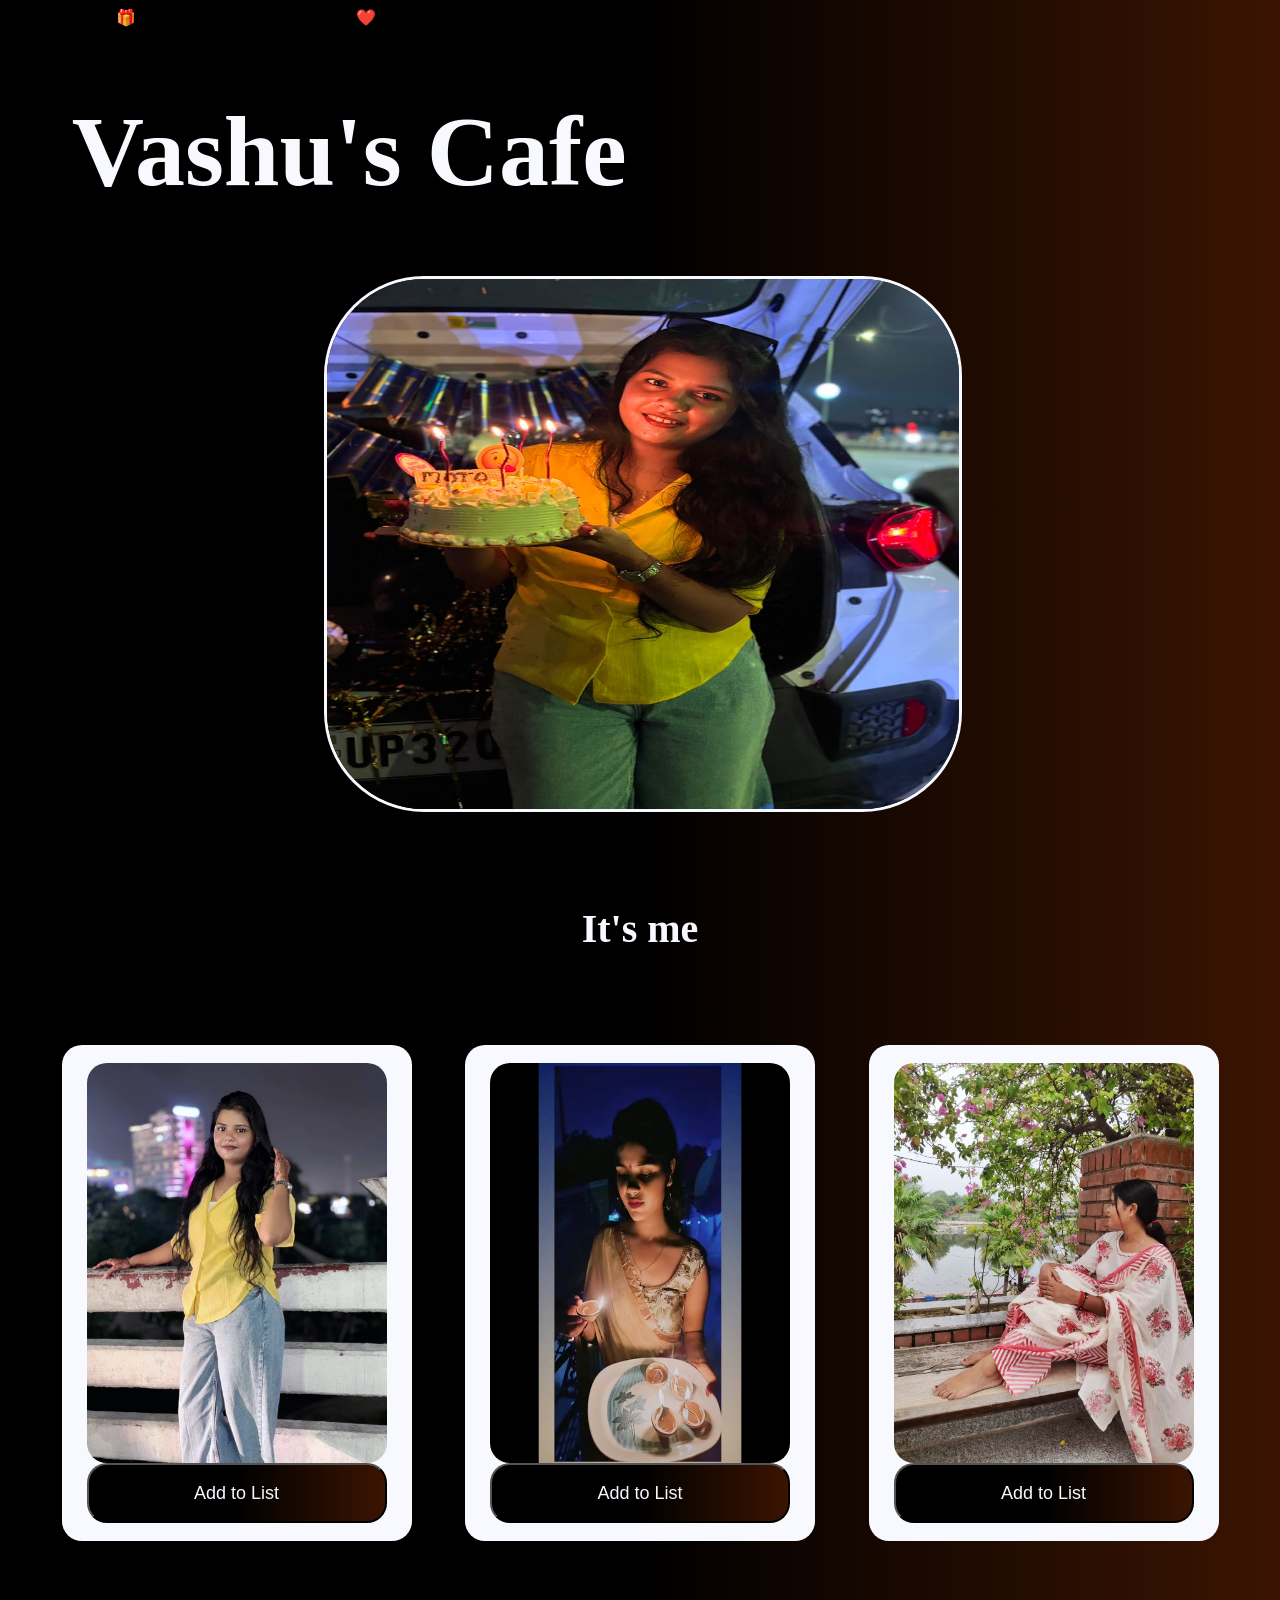
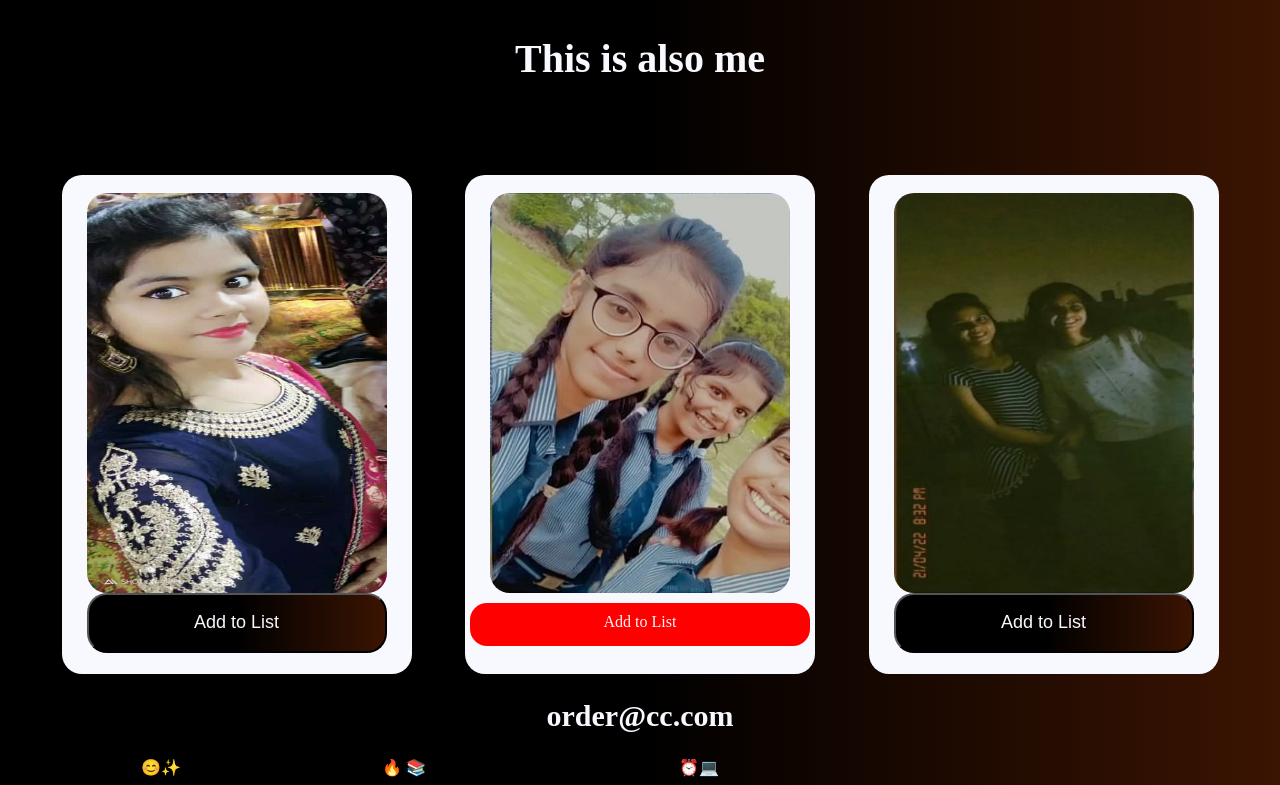
<file: index.html>
Hello everyone! 🎁

This is a small gift from Bharani. ❤️

<!DOCTYPE html>
<html>
<head>
    <title>Our Webpage</title>
    <style>
        body{
            background: linear-gradient(to left , rgb(59, 20, 2), black,black);
        }
        h1{
            transition: 2s all ease-in-out;
            color: ghostwhite;
           margin-left: 2%;
            font-size: 100px;
            text-align: center;
            width: 50%;
        }
        body:hover h1{
            margin-left: 25%;
        }
        h6{
            color: ghostwhite;
            text-align: center;
            font-size: 40px;
        }
        img{
            width: 50%;
            height: 530px;
            margin-left: 25%;
            border: 3px ghostwhite solid;
            border-radius: 100px;
        }
       .medium{
        transition: 0.5s all ease-in-out;
            background-color: ghostwhite;
            width: 350px;
            text-align: center;
             border-radius: 20px;
        }
       .medium img{
            width: 300px;
            height: 400px;
            margin-left: 0%;
            border: 0px ghostwhite solid;
            border-radius: 20px;
        }
        .medium button{
            width: 300px;
            height: 60px;
            background: linear-gradient(to left , rgb(59, 20, 2), black,black);
            color: ghostwhite;
            font-size: large;
             border-radius: 20px;
        }
        .Main{
            
            display: flex;
            justify-content: space-evenly;
        }
        h2{
            text-align: center;
            color: ghostwhite;
            font-size: 30px;
        }
        .medium:hover{
            transform: translateY(-30px);
        }
        .btn{
            display: inline-block;
            padding: 10px 20px;
            font-size: 16px;
            color: ghostwhite;
            background-color: red;
            border: none;
            border-radius: 17px;
            text-decoration: none;
            cursor: pointer;
            width: 300px;
            height: 23px;
            margin-left: 0;
            margin-right: 0;
            margin-top: 10px;
            margin-bottom: 10px;
        }
       
        
    </style>
</head>

<body>
    <h1>Vashu's Cafe</h1>
    <img src="jjj.jpeg" alt="Main Image here">
    <h6>It's me</h6>
    <div class="Main">
        <div class="medium">
        <br>
        <img src="jjjj.jpeg" alt="">
        <button>Add to List</button>
         <br> <br>
    </div>
    <div class="medium">
        <br>
        <img src="jj.jpeg" alt="">
        <button>Add to List</button>
         <br> <br>
    </div>
    <div class="medium">
        <br>
        <img src="jjjjj.jpeg" alt="">
        <button>Add to List</button>
         <br> <br>
    </div>
    
    </div>
    <h6>This is also me</h6>
    <div class="Main">
        <div class="medium">
        <br>
        <img src="WhatsApp Image 2026-09-08 at 10.58.34 AM.jpeg" alt="">
        <button>Add to List</button>
         <br> <br>
    </div>
    <div class="medium">
        <br>
        <img src="WhatsApp Image 2026-09-08 at 10.58.33 AM.jpeg" alt="">
         <a href="quiz.html" class="btn">Add to List</a>        
         <br> <br>
    </div>
    <div class="medium">
        <br>
        <img src="jh.jpeg" alt="">
        <button>Add to List</button>
         <br> <br>
    </div>
    
    </div>
    <h2>order@cc.com</h2>
</body>

</html>

Hope you all like it! 😊✨

Don’t Forget to Attend Day 4! 🔥

📚 Be ready and join the session on time! ⏰💻
</file>
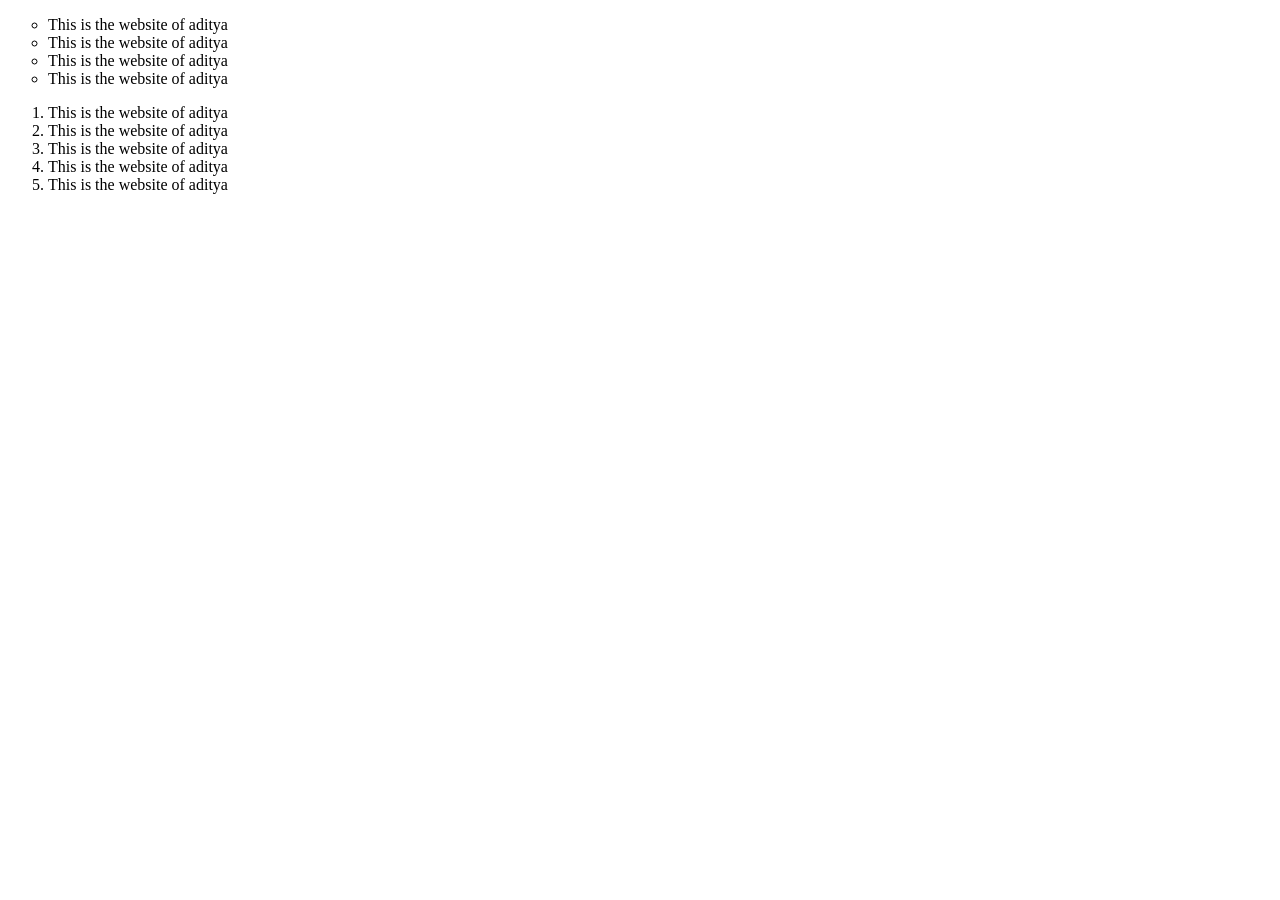
<file: ad1.html>
<!DOCTYPE html>
<html lang="en">
<head>
    <meta charset="UTF-8">
    <meta name="viewport" content="width=device-width, initial-scale=1.0">
    <title>Tables and Lists</title>
    
</head>
<body>
    <ul type = "circle">
        <li>This is the website of aditya</li>
        <li>This is the website of aditya</li>
        <li>This is the website of aditya</li>
        <li>This is the website of aditya</li>
    </ul>
    <ol >
        <li>This is the website of aditya</li> 
        <li>This is the website of aditya</li> 
        <li>This is the website of aditya</li> 
        <li>This is the website of aditya</li> 
        <li>This is the website of aditya</li> 
        </ol>
    
</body>
</html>
</file>
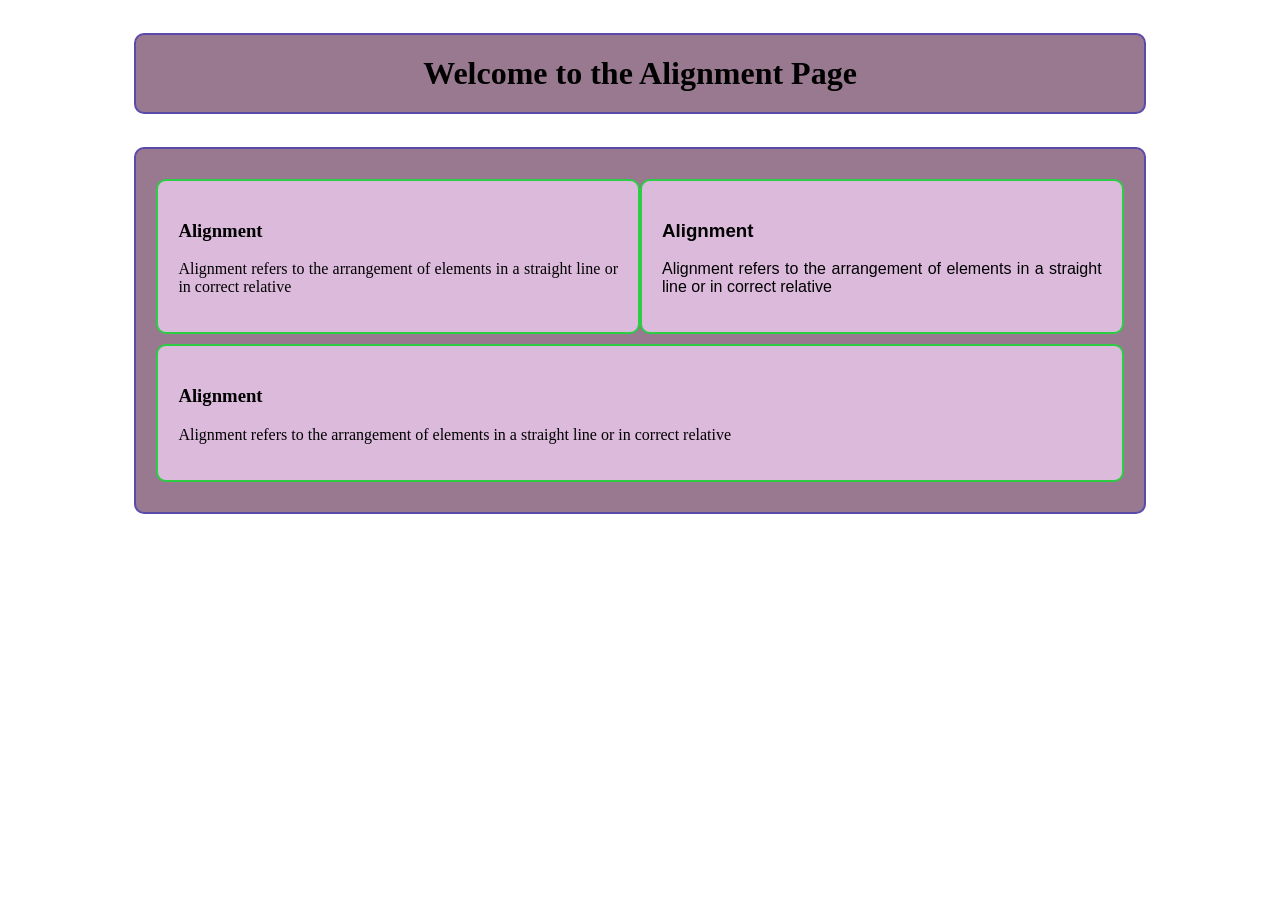
<file: alignment.html>
<!DOCTYPE html>
<html lang="en">
<head>
    <meta charset="UTF-8">
    <meta name="viewport" content="width=device-width, initial-scale=1.0">
    <title>Alignment</title>
    <style>
        *{
            box-sizing: border-box;
        }
        .container{
            text-align:center;
            font-family: Impact;
            width: 80%;
            text-align:center;
            margin: 33px auto;
            border:2px solid rgb(92, 74, 170);
            background-color: rgb(152, 121, 143);
            padding: 20px;
            border-radius: 10px;
        }
        .item{
            border:2px solid rgb(44, 205, 68);
            width: 80%;

            text-align:center;
            background-color: rgb(220, 186, 220);
            padding: 20px;
            border-radius: 10px;
            margin: 10px auto;
        }
        #fast{
            text-align:justify;
            float:left;
            width: 50%;

        }
        #fastlow{
            text-align:justify;
            float:left;
            width: 50%;
            font-family:sans-serif;
        }
        #fasthigh{
            text-align:justify;
            clear:both;
            width: 100%;
        }
    </style>
</head>
<body>
    <h1 class="container"> Welcome to the Alignment Page</h1>
    <div class="container">
    <div  id="fast" class="item">
        <h3>Alignment</h3>
        <p id="fastpara" class="para">Alignment refers to the arrangement of elements in a straight line or in correct relative
            </p>
            </div>
    <div  id="fastlow" class="item">
        <h3>Alignment</h3>
        <p id="fastlowpara" class="para">Alignment refers to the arrangement of elements in a straight line or in correct relative
            </p>
            </div>
    <div  id="fasthigh" class="item">
        <h3>Alignment</h3>
        <p id="fasthighpara" class="para">Alignment refers to the arrangement of elements in a straight line or in correct relative
            </p>
            </div>
    </div>
</body>
</html>
</file>
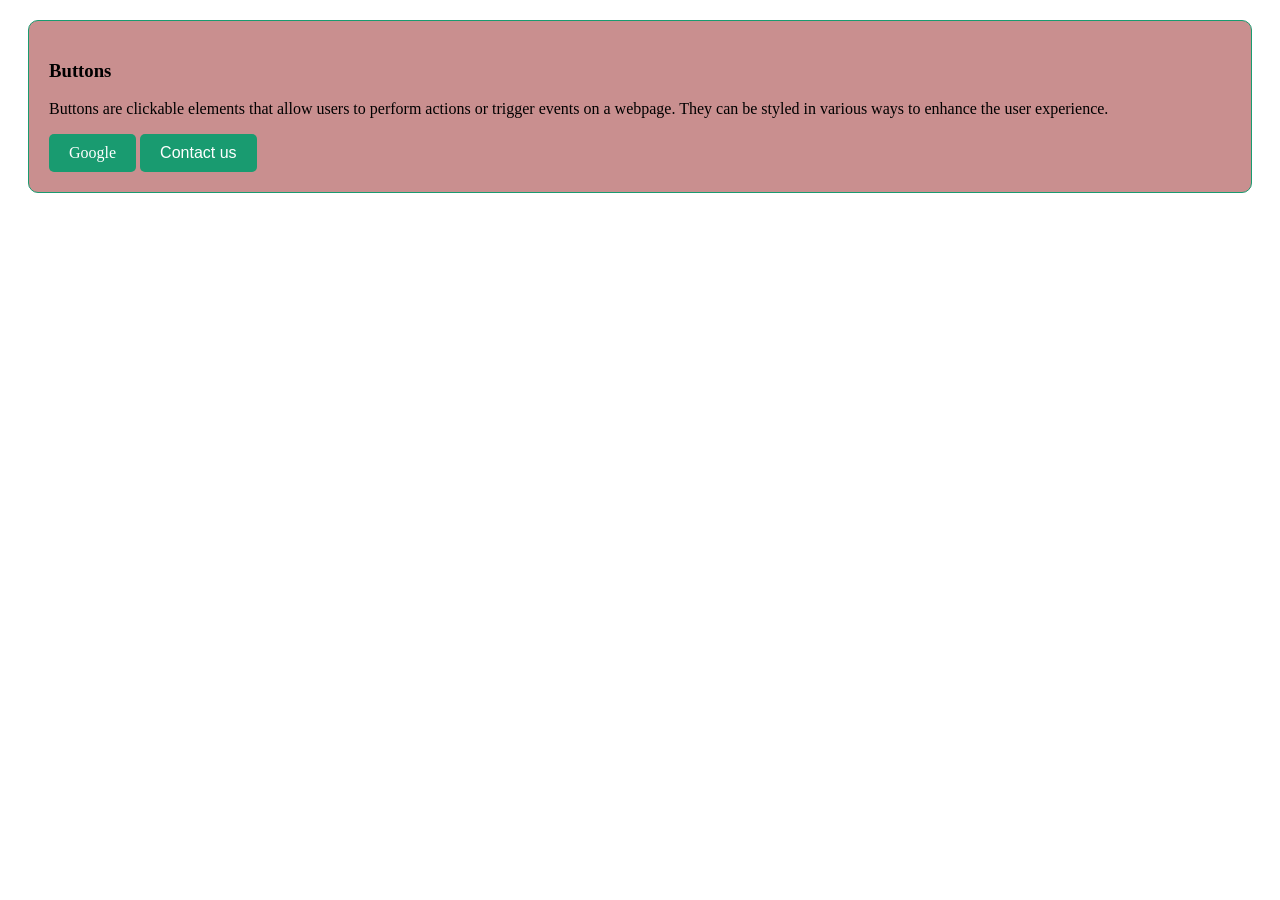
<file: button.html>
<!DOCTYPE html>
<html lang="en">
<head>
    <meta charset="UTF-8">
    <meta name="viewport" content="width=device-width, initial-scale=1.0">
    <title>buttons</title>
    <style>
        .container{
            padding: 20px;
            margin: 20px;
            border: 1px solid #199b70;
            background-color: #c98f8f;
            border-radius: 10px;

        }
        .btn{
            display: inline-block;
            padding: 10px 20px;
            font-size: 16px;
            color: #fff;
            background-color: #199b70;
            border: none;
            border-radius: 5px;
            text-decoration: none;
            cursor: pointer;
        }
        .btn:hover{
            background-color: #3e7362;
        }
       a.hover{
            background-color: #928caa;
        }

    </style>
</head>
<body>
    <div class="container" id="cont1">
    <h3>Buttons</h3>
    <p>Buttons are clickable elements that allow users to perform actions or trigger events on a webpage. They can be styled in various ways to enhance the user experience.</p>
    <a href="https://www.google.com" class="btn">Google</a>
    <button class="btn" id="btn1">Contact us</button>
    </div>
</body>
</html>
</file>
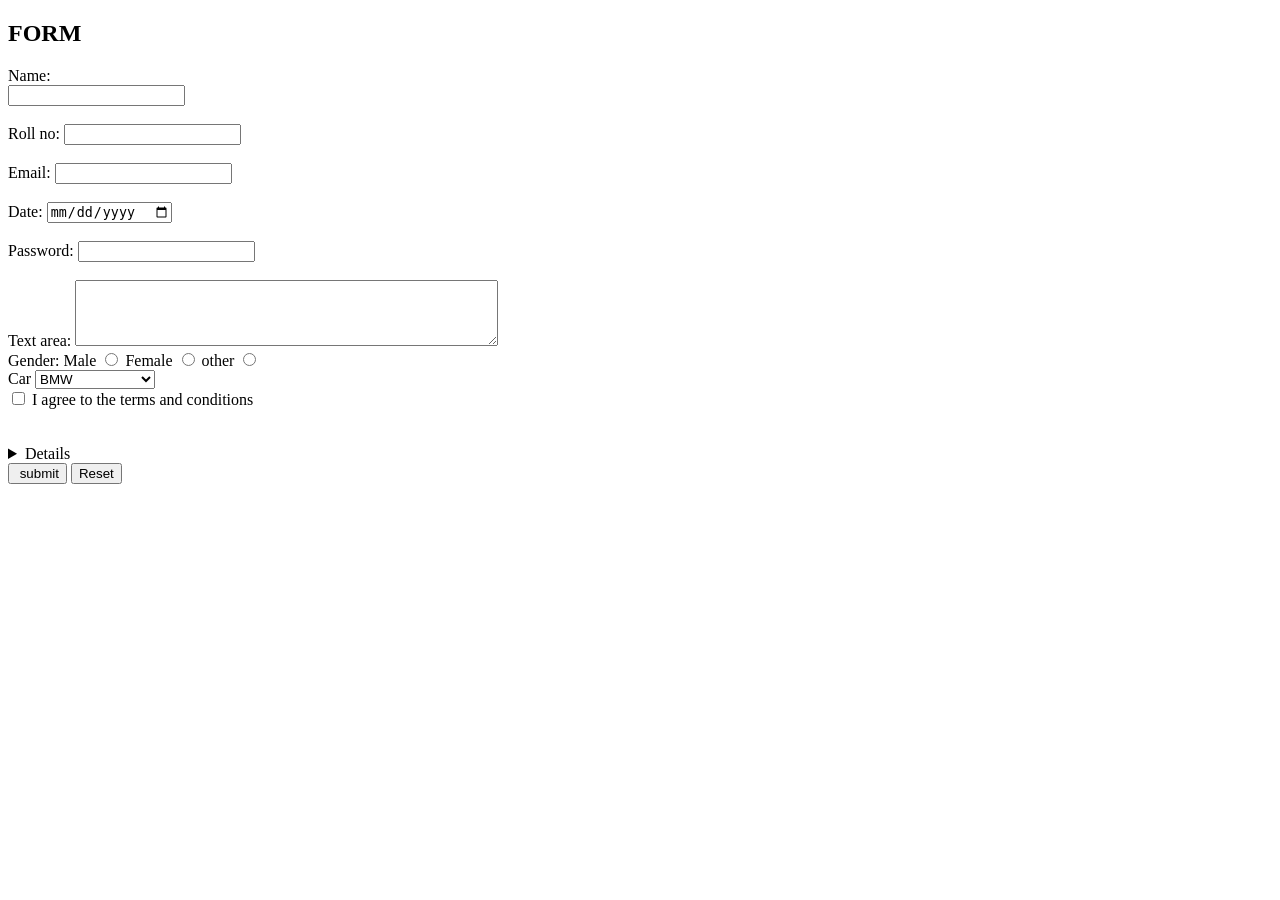
<file: form.html>
<!doctype html>
<html lang="en">
  <head>
    <meta charset="UTF-8" />
    <meta name="viewport" content="width=device-width, initial-scale=1.0" />
    <title>Form</title>
  </head>
  <body>
    <h2>FORM</h2>
    <form action="https://www.google.com" method="get">
      <label for="name">Name:</label>
      <br />
      <div><input type="text" name="Name" id="name" /></div>
      <br />
      <div>Roll no: <input type="number" name="Roll no" /></div>
      <br />
      <div>Email: <input type="email" name="Email" /></div>
      <br />
      <div>Date: <input type="date" name=" myDate" /></div>
      <br />
      <div>Password: <input type="password" name="Password" /></div>
      <br />
      <div>
        Text area: <textarea name="Text area" rows="4" cols="50"></textarea>
      </div>
      Gender: Male <input type="radio" name="Gender" /> Female
      <input type="radio" name="Gender" /> other
      <input type="radio" name="Gender" />

      <br />
      <div>
        <label for="car">Car</label>
        <select name="car" id="car">
          <option value="BMW">BMW</option>
          <option value="DFENDER">DFENDER</option>
          <option value="ROLCE ROYCE">ROLCE ROYCE</option>
          <option value="AUDI">AUDI</option>
        </select>
      </div>
      <div>
        <input type="checkbox" name="CheckBox" />
        <label for="CheckBox">I agree to the terms and conditions</label>
      </div>
      <br />
      <div>
        <br>
        <details>this is a paragraph </details>
      </div>
      <div>
        <input type="submit" value=" submit" />
        <input type="reset" value="Reset" />
      </div>
    </form>
  </body>
</html>
</file>
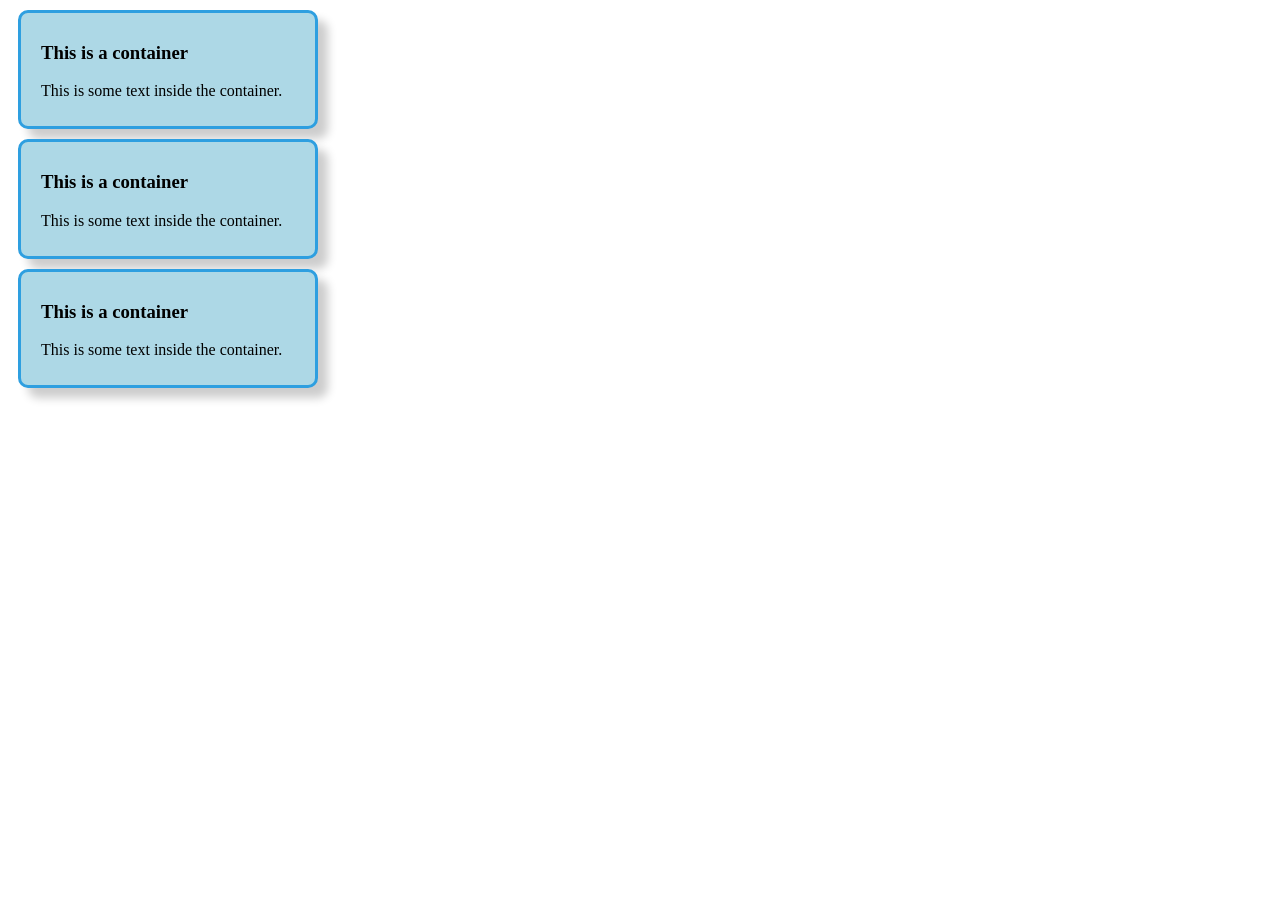
<file: padding.html>
<!DOCTYPE html>
<html lang="en">
<head>
    <meta charset="UTF-8">
    <meta name="viewport" content="width=device-width, initial-scale=1.0">
    <title>Document</title>
</head>
<style> 
.container{
    padding: 20px;
    background-color: lightblue;
    padding: 10px 20px;
    margin: 10px;
    border-radius: 10px;
    box-shadow: 10px 10px 10px rgba(7, 6, 6, 0.2);
    border:3px solid rgb(46, 159, 224);
    box-sizing: border-box;
    width: 300px;
}  </style>
<body>
    <div class="container">
        <h3 id="first">This is a container</h3>
        <p>This is some text inside the container.</p>
    </div>
    <div class="container">
        <h3 id="second">This is a container</h3>
        <p>This is some text inside the container.</p>
    </div>
    <div class="container">
        <h3 id="third">This is a container</h3>
        <p>This is some text inside the container.</p>
    </div>

   
</body>
</html>
</file>
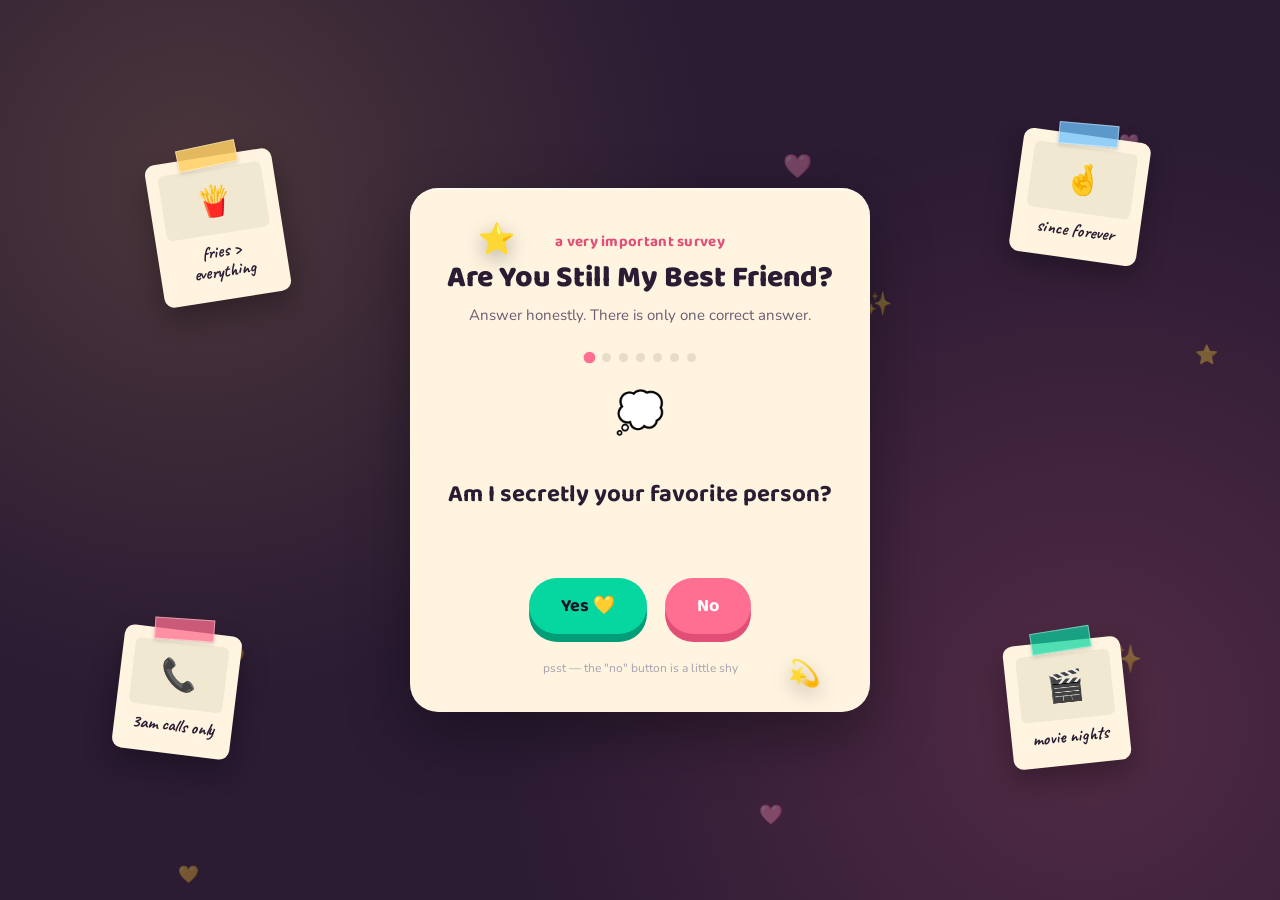
<file: quiz.html>
<!DOCTYPE html>
<html lang="en">
<head>
<meta charset="UTF-8">
<meta name="viewport" content="width=device-width, initial-scale=1.0">
<title>Are You Still My Best Friend?</title>
<link rel="preconnect" href="https://fonts.googleapis.com">
<link href="https://fonts.googleapis.com/css2?family=Baloo+2:wght@500;700;800&family=Nunito:wght@400;600;700&family=Caveat:wght@600;700&display=swap" rel="stylesheet">
<style>
  :root{
    --plum: #2B1B33;
    --plum-deep: #1D1122;
    --paper: #FFF4E0;
    --pink: #FF6F91;
    --pink-deep: #E24E76;
    --yellow: #FFD166;
    --teal: #06D6A0;
    --sky-blue: #6FC3FF;
    --text: #2B1B33;
  }

  *{ box-sizing: border-box; }

  html, body{
    margin:0;
    padding:0;
    min-height:100vh;
    background:
      radial-gradient(circle at 15% 20%, rgba(255,209,102,0.15), transparent 40%),
      radial-gradient(circle at 85% 80%, rgba(255,111,145,0.18), transparent 45%),
      var(--plum);
    font-family: 'Nunito', sans-serif;
    color: var(--text);
    overflow-x: hidden;
  }

  .sky{
    position: fixed;
    inset: 0;
    pointer-events: none;
    z-index: 0;
  }
  .sky span{
    position: absolute;
    font-size: 22px;
    opacity: 0.35;
    animation: drift 14s ease-in-out infinite;
  }
  @keyframes drift{
    0%, 100% { transform: translateY(0px) rotate(0deg); }
    50% { transform: translateY(-18px) rotate(8deg); }
  }

  .wrap{
    position: relative;
    z-index: 1;
    min-height: 100vh;
    display: flex;
    align-items: center;
    justify-content: center;
    padding: 32px 18px;
  }

  .stage{
    position: relative;
    width: 100%;
    max-width: 900px;
    display: flex;
    align-items: center;
    justify-content: center;
  }

  /* ---------- Main card ---------- */

  .card{
    position: relative;
    z-index: 3;
    width: 100%;
    max-width: 460px;
    background: var(--paper);
    border-radius: 28px;
    padding: 42px 32px 36px;
    box-shadow: 0 24px 60px rgba(0,0,0,0.35), 0 2px 0 rgba(255,255,255,0.4) inset;
    text-align: center;
    min-height: 420px;
    display: flex;
    flex-direction: column;
    justify-content: space-between;
  }

  .eyebrow{
    font-family: 'Baloo 2', sans-serif;
    font-weight: 700;
    color: var(--pink-deep);
    font-size: 15px;
    letter-spacing: 0.02em;
    margin-bottom: 6px;
  }

  h1{
    font-family: 'Baloo 2', sans-serif;
    font-weight: 800;
    font-size: 30px;
    line-height: 1.25;
    margin: 0 0 8px;
    color: var(--plum);
  }

  .sub{
    font-size: 15px;
    color: #6b5a72;
    margin: 0 0 28px;
  }

  .dots{
    display: flex;
    gap: 8px;
    justify-content: center;
    margin: 0 0 24px;
  }
  .dots i{
    width: 9px;
    height: 9px;
    border-radius: 50%;
    background: #e7ddc7;
    display: block;
    transition: background 0.25s ease, transform 0.25s ease;
  }
  .dots i.done{ background: var(--teal); transform: scale(1.1); }
  .dots i.active{ background: var(--pink); transform: scale(1.3); }

  .question-zone{
    flex: 1;
    display: flex;
    flex-direction: column;
    justify-content: center;
    min-height: 220px;
  }

  .qmark{
    font-size: 40px;
    margin-bottom: 10px;
  }

  .question{
    font-family: 'Baloo 2', sans-serif;
    font-weight: 700;
    font-size: 24px;
    line-height: 1.35;
    color: var(--plum);
    margin: 0 0 34px;
    min-height: 90px;
    display: flex;
    align-items: center;
    justify-content: center;
  }

  .buttons{
    position: relative;
    display: flex;
    gap: 18px;
    justify-content: center;
    align-items: center;
    height: 64px;
  }

  button{
    font-family: 'Baloo 2', sans-serif;
    font-weight: 700;
    font-size: 18px;
    border: none;
    border-radius: 999px;
    padding: 14px 32px;
    cursor: pointer;
    transition: transform 0.15s ease, box-shadow 0.15s ease;
    opacity: 1 !important;
    visibility: visible !important;
  }

  .yes-btn{
    background: var(--teal);
    color: var(--plum-deep);
    box-shadow: 0 8px 0 #039e77;
  }
  .yes-btn:active{
    transform: translateY(6px);
    box-shadow: 0 2px 0 #039e77;
  }
  .yes-btn:hover{
    transform: translateY(-2px);
  }

  .no-btn{
    background: var(--pink);
    color: #fff;
    box-shadow: 0 8px 0 var(--pink-deep);
    transition: left 0.4s cubic-bezier(.34,1.56,.64,1), top 0.4s cubic-bezier(.34,1.56,.64,1);
  }
  .no-btn.fleeing{
    position: fixed;
    z-index: 50;
  }

  .footer-note{
    font-size: 12px;
    color: #a8a0ac;
    margin-top: 22px;
  }

  /* Final screen */
  .final{
    display: none;
    flex-direction: column;
    align-items: center;
    justify-content: center;
    flex: 1;
  }
  .final.show{ display: flex; }
  .final .big-heart{
    font-size: 52px;
    margin-bottom: 6px;
    animation: pop 0.5s ease;
  }
  @keyframes pop{
    0% { transform: scale(0); }
    70% { transform: scale(1.15); }
    100% { transform: scale(1); }
  }
  .final h2{
    font-family: 'Baloo 2', sans-serif;
    font-size: 26px;
    color: var(--plum);
    margin: 0 0 10px;
  }
  .final p{
    font-size: 15px;
    color: #6b5a72;
    max-width: 320px;
    line-height: 1.5;
    margin: 0 0 22px;
  }
  .restart{
    background: var(--yellow);
    color: var(--plum-deep);
    box-shadow: 0 8px 0 #dba838;
    font-size: 15px;
    padding: 11px 26px;
  }
  .restart:hover{ transform: translateY(-2px); }
  .restart:active{ transform: translateY(6px); box-shadow: 0 2px 0 #dba838; }

  .hidden{ display: none !important; }

  /* ---------- Decorative scrapbook boxes ---------- */

  .deco{
    position: absolute;
    z-index: 2;
    background: var(--paper);
    border-radius: 10px;
    box-shadow: 0 12px 28px rgba(0,0,0,0.3);
    padding: 12px 12px 18px;
    text-align: center;
    font-family: 'Caveat', cursive;
    transition: transform 0.35s ease;
  }
  .deco:hover{
    transform: var(--hover-rot, rotate(0deg)) scale(1.06) !important;
    z-index: 5;
  }
  .deco .emoji{
    font-size: 30px;
    display: block;
    background: #f1e8d2;
    border-radius: 6px;
    padding: 14px 0;
    margin-bottom: 8px;
  }
  .deco .caption{
    font-size: 18px;
    font-weight: 700;
    color: var(--plum);
    line-height: 1.1;
  }
  .deco .tape{
    position: absolute;
    top: -12px;
    left: 50%;
    transform: translateX(-50%) rotate(-3deg);
    width: 60px;
    height: 22px;
    background: rgba(255, 209, 102, 0.85);
    border: 1px solid rgba(255,255,255,0.4);
    box-shadow: 0 2px 4px rgba(0,0,0,0.15);
  }

  .deco-1{
    top: -6%;
    left: -4%;
    width: 128px;
    transform: rotate(-9deg);
    --hover-rot: rotate(-9deg);
  }
  .deco-2{
    bottom: -8%;
    left: -8%;
    width: 118px;
    transform: rotate(7deg);
    --hover-rot: rotate(7deg);
  }
  .deco-3{
    top: -10%;
    right: -6%;
    width: 128px;
    transform: rotate(8deg);
    --hover-rot: rotate(8deg);
  }
  .deco-4{
    bottom: -10%;
    right: -4%;
    width: 118px;
    transform: rotate(-6deg);
    --hover-rot: rotate(-6deg);
  }
  .deco-4 .tape{ background: rgba(6, 214, 160, 0.7); }
  .deco-2 .tape{ background: rgba(255, 111, 145, 0.75); }
  .deco-3 .tape{ background: rgba(111, 195, 255, 0.75); }

  .sticker{
    position: absolute;
    z-index: 4;
    font-size: 34px;
    filter: drop-shadow(0 6px 10px rgba(0,0,0,0.3));
    animation: bob 5s ease-in-out infinite;
  }
  .sticker-1{ top: 6%; left: 32%; animation-delay: 0.2s; font-size: 30px; }
  .sticker-2{ bottom: 4%; right: 30%; animation-delay: 1.1s; font-size: 26px; }
  @keyframes bob{
    0%, 100% { transform: translateY(0) rotate(-4deg); }
    50% { transform: translateY(-10px) rotate(4deg); }
  }

  @media (max-width: 820px){
    .deco{ display: none; }
    .sticker{ display: none; }
  }

  @media (max-width: 420px){
    .card{ padding: 34px 22px 28px; min-height: 400px; }
    h1{ font-size: 25px; }
    .question{ font-size: 21px; }
  }
</style>
</head>
<body>

<div class="sky" id="sky"></div>

<div class="wrap">
  <div class="stage">

    <div class="deco deco-1">
      <div class="tape"></div>
      <span class="emoji">🍟</span>
      <span class="caption">fries &gt; everything</span>
    </div>
    <div class="deco deco-2">
      <div class="tape"></div>
      <span class="emoji">📞</span>
      <span class="caption">3am calls only</span>
    </div>
    <div class="deco deco-3">
      <div class="tape"></div>
      <span class="emoji">🤞</span>
      <span class="caption">since forever</span>
    </div>
    <div class="deco deco-4">
      <div class="tape"></div>
      <span class="emoji">🎬</span>
      <span class="caption">movie nights</span>
    </div>

    <span class="sticker sticker-1">⭐</span>
    <span class="sticker sticker-2">💫</span>

    <div class="card">

      <div id="quizView">
        <div class="eyebrow">a very important survey</div>
        <h1>Are You Still My Best Friend?</h1>
        <p class="sub">Answer honestly. There is only one correct answer.</p>

        <div class="dots" id="dots"></div>

        <div class="question-zone">
          <div class="qmark">💭</div>
          <div class="question" id="questionText"></div>
          <div class="buttons">
            <button class="yes-btn" id="yesBtn">Yes 💛</button>
            <button class="no-btn" id="noBtn">No</button>
          </div>
        </div>

        <div class="footer-note">psst — the "no" button is a little shy</div>
      </div>

      <div class="final" id="finalView">
        <div class="big-heart">🎉</div>
        <h2>I knew it!!</h2>
        <p id="finalMsg">You answered every single question correctly, which legally makes you my best friend forever. No takebacks.</p>
        <button class="restart" id="restartBtn">Ask me again</button>
      </div>

    </div>
  </div>
</div>

<script>
  const questions = [
    "Am I secretly your favorite person?",
    "Will you laugh at my terrible jokes forever, even the bad ones?",
    "Can I call you at 3am about something completely unimportant?",
    "Do you promise to always split the fries evenly?",
    "Will you still be my friend when we're old and forget everyone's names but each other's?",
    "Are you glad we found each other?",
    "Best friends. Forever. No exceptions?"
  ];

  let current = 0;
  const questionText = document.getElementById('questionText');
  const yesBtn = document.getElementById('yesBtn');
  const noBtn = document.getElementById('noBtn');
  const dotsWrap = document.getElementById('dots');
  const quizView = document.getElementById('quizView');
  const finalView = document.getElementById('finalView');
  const buttonsZone = document.querySelector('.buttons');

  function buildDots(){
    dotsWrap.innerHTML = '';
    questions.forEach((_, i) => {
      const dot = document.createElement('i');
      dot.dataset.index = i;
      dotsWrap.appendChild(dot);
    });
    updateDots();
  }

  function updateDots(){
    [...dotsWrap.children].forEach((dot, i) => {
      dot.classList.toggle('done', i < current);
      dot.classList.toggle('active', i === current);
    });
  }

  function showQuestion(){
    questionText.textContent = questions[current];
    resetNoButton();
    updateDots();
  }

  function resetNoButton(){
    // back to sitting normally to the right of the Yes button
    noBtn.classList.remove('fleeing');
    noBtn.style.left = '';
    noBtn.style.top = '';
  }

  function advance(){
    current++;
    if (current >= questions.length){
      quizView.classList.add('hidden');
      finalView.classList.add('show');
    } else {
      showQuestion();
    }
  }

  yesBtn.addEventListener('click', advance);

  // Runaway "No" button logic — it starts parked to the right of Yes, and once
  // the cursor gets close it teleports to a spot relative to the whole screen,
  // including positions that spill past the edge of the browser window.
  function fleeFrom(x, y){
    const btnRect = noBtn.getBoundingClientRect();

    const btnCenterX = btnRect.left + btnRect.width / 2;
    const btnCenterY = btnRect.top + btnRect.height / 2;

    const dist = Math.hypot(x - btnCenterX, y - btnCenterY);
    const threshold = 110;

    if (dist < threshold){
      const vw = window.innerWidth;
      const vh = window.innerHeight;
      const overflow = 90; // how far past the edge it's allowed to run off-screen

      let newX = -overflow + Math.random() * (vw + overflow * 2 - btnRect.width);
      let newY = -overflow + Math.random() * (vh + overflow * 2 - btnRect.height);

      // bias the new spot toward the opposite side from the cursor, so it
      // reads as "fleeing" rather than randomly teleporting
      const cursorLeftHalf = x < vw / 2;
      if (cursorLeftHalf) newX = vw * 0.55 + Math.random() * (vw * 0.45 + overflow);
      else newX = -overflow + Math.random() * (vw * 0.45 + overflow);

      const cursorTopHalf = y < vh / 2;
      if (cursorTopHalf) newY = vh * 0.55 + Math.random() * (vh * 0.45 + overflow);
      else newY = -overflow + Math.random() * (vh * 0.45 + overflow);

      noBtn.classList.add('fleeing');
      noBtn.style.left = newX + 'px';
      noBtn.style.top = newY + 'px';
    }
  }

  document.addEventListener('mousemove', (e) => {
    if (quizView.classList.contains('hidden')) return;
    fleeFrom(e.clientX, e.clientY);
  });

  // touch support: flee on touch near it, and never actually register a tap
  noBtn.addEventListener('touchstart', (e) => {
    e.preventDefault();
    const t = e.touches[0];
    fleeFrom(t.clientX, t.clientY);
  }, { passive: false });

  noBtn.addEventListener('mouseenter', (e) => {
    fleeFrom(e.clientX, e.clientY);
  });

  document.getElementById('restartBtn').addEventListener('click', () => {
    current = 0;
    finalView.classList.remove('show');
    quizView.classList.remove('hidden');
    showQuestion();
  });

  // floating decorative emoji in the background
  const skyItems = ['💛','✨','🩷','⭐','🤍'];
  const sky = document.getElementById('sky');
  for (let i = 0; i < 10; i++){
    const el = document.createElement('span');
    el.textContent = skyItems[Math.floor(Math.random() * skyItems.length)];
    el.style.left = Math.random() * 100 + '%';
    el.style.top = Math.random() * 100 + '%';
    el.style.animationDelay = (Math.random() * 6) + 's';
    el.style.fontSize = (16 + Math.random() * 14) + 'px';
    sky.appendChild(el);
  }

  buildDots();
  showQuestion();
</script>

</body>
</html>
</file>
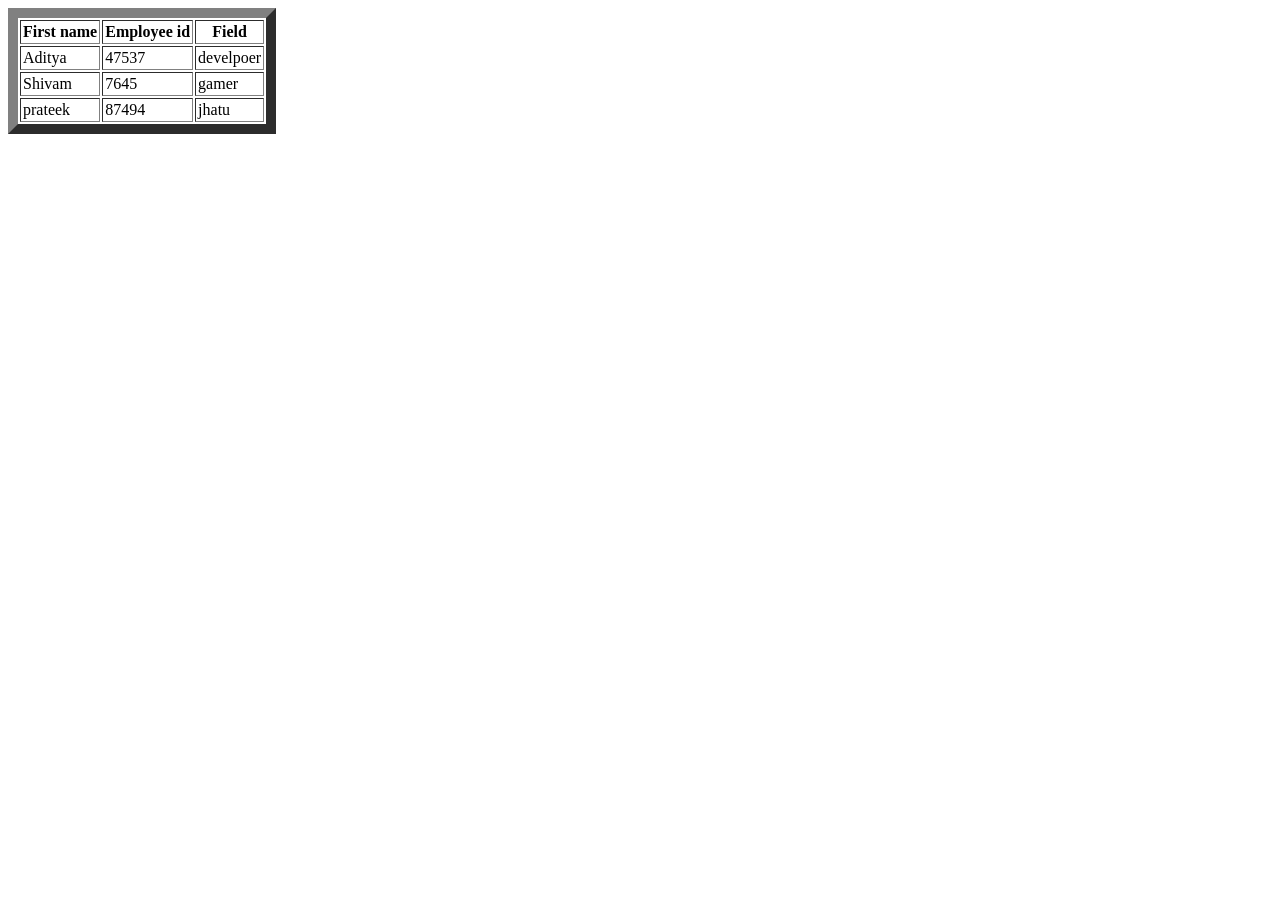
<file: table.html>
<!doctype html>
<html lang="en">
  <head>
    <meta charset="UTF-8" />
    <meta name="viewport" content="width=device-width, initial-scale=1.0" />
    <title>Tables</title>
  </head>
  <body>
    <table border="10" cellspacing="2" cellpadding="2">
      <thead>
        <tr>
          <th>First name</th>
          <th>Employee id</th>
          <th>Field</th>
          
      </thead>
      <tbody>
        <tr>
          <td>Aditya</td>
          <td>47537</td>
          <td>develpoer</td>
        </tr>
        <tr>
          <td>Shivam</td>
          <td>7645</td>
          <td>gamer</td>
        </tr>
        <tr>
          <td>prateek</td>
          <td>87494</td>
          <td>jhatu</td>
        </tr>
      </tbody>
    </table>
  </body>
</html>
</file>
